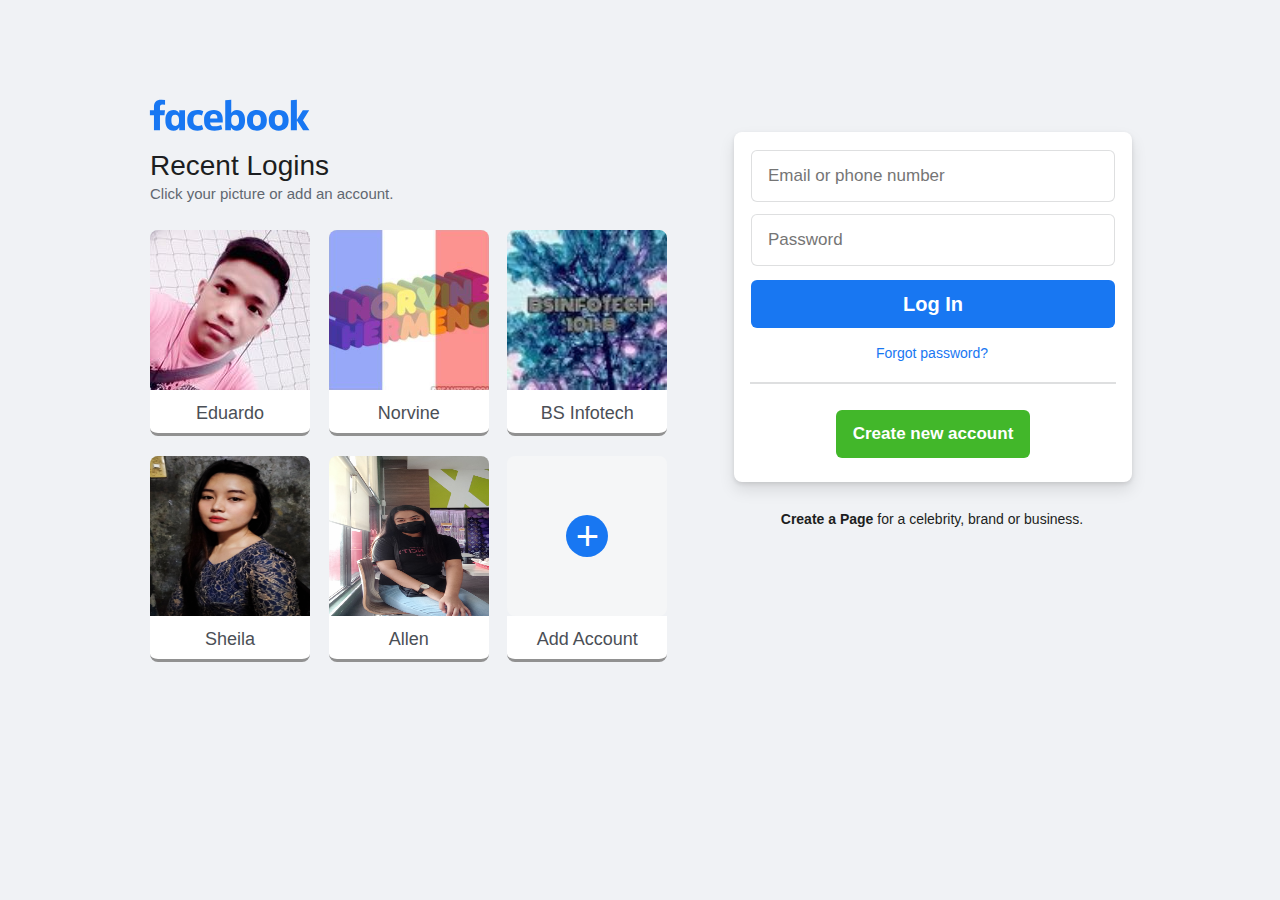
<file: index.html>
<!DOCTYPE html>
<html lang="en">
<head>
    <meta charset="UTF-8">
    <meta http-equiv="X-UA-Compatible" content="IE=edge">
    <meta name="viewport" content="width=device-width, initial-scale=1.0">
    <title>Facebook - log in or sign up</title>

    <!-- Link of CSS -->
    <link rel="stylesheet" href="./CSS/index.css">

    <!-- Import of Icon -->
    <link rel="shortcut icon" href="./IMG/fb_icon.png" type="image/x-icon">
</head>
<body>
    <div class="main">
        <div class="sub_main">
            <div class="left_side">
                <div class="fb_icon">
                    <img src="./IMG/home_icon.svg" alt="facebook icon">
                </div>
                <div class="logins">
                    <p class="recent">Recent Logins</p>
                    <p>Click your picture or add an account.</p>
                </div>
                <div class="cards">
                    <div class="card">
                        <div class="picture">
                            <img src="./IMG/profile.jpg" alt="">
                        </div>
                        <div class="name">
                            <p>Eduardo</p>
                        </div>
                    </div>
                    <div class="card">
                        <div class="picture">
                            <img src="./IMG/norvine.jpg" alt="">
                        </div>
                        <div class="name">
                            <p>Norvine</p>
                        </div>
                    </div>
                    <div class="card">
                        <div class="picture">
                            <img src="./IMG/pro.jpg" alt="">
                        </div>
                        <div class="name">
                            <p>BS Infotech</p>
                        </div>
                    </div>
                    <div class="card">
                        <div class="picture">
                            <img src="./IMG/shiela.jpg" alt="">
                        </div>
                        <div class="name">
                            <p>Sheila</p>
                        </div>
                    </div>
                    <div class="card">
                        <div class="picture">
                            <img src="./IMG/allen.jpg" alt="">
                        </div>
                        <div class="name">
                            <p>Allen</p>
                        </div>
                    </div>
                    <div class="card">
                        <div class="picture" id="picture">
                            <div class="add">+</div>
                        </div>
                        <div class="name">
                            <p>Add Account</p>
                        </div>
                    </div>
                </div>
            </div>
            <div class="right_side">
                <div class="form">
                    <form id="logIN">
                        <div class="input_container">
                            <div class="holder">
                            <input type="text" id="username" placeholder="Email or phone number">
                            </div>  
                            <div class="holder">
                                <input type="password" id="password" placeholder="Password">
                            </div>
                        </div>
                        <div class="button_container">
                            <button type="button" id="login_button" onclick="login()">Log In</button>
                        </div>
                        <p>Forgot password?</p>
                        <hr>
                        <div class="create_button">
                            <button type="button" id="create_button" >Create new account</button>
                        </div>
                    </form>
                </div>
                <p><b>Create a Page</b> for a celebrity, brand or business.</p>
            </div>  
        </div>
    </div>
    <div class="popup_container">
        <div class="popup_register">
              <form id="myForm" style="display: none;">
                <div class="holder"><input type="text" id="reg_username" placeholder="Enter username"></div>
                <div class="holder"><input type="password" id="reg_password" placeholder="Enter password"></div>
                <div class="create_button"><button type="button" id="reg_button" onclick="saveRegistration()">Register</button></div>
                <div class="x_button"><button type="button" id="close_button">X</button></div>
            </form>
        </div>
    </div>
</body>
</html>
<script src="./JS/index.js"></script>
</file>
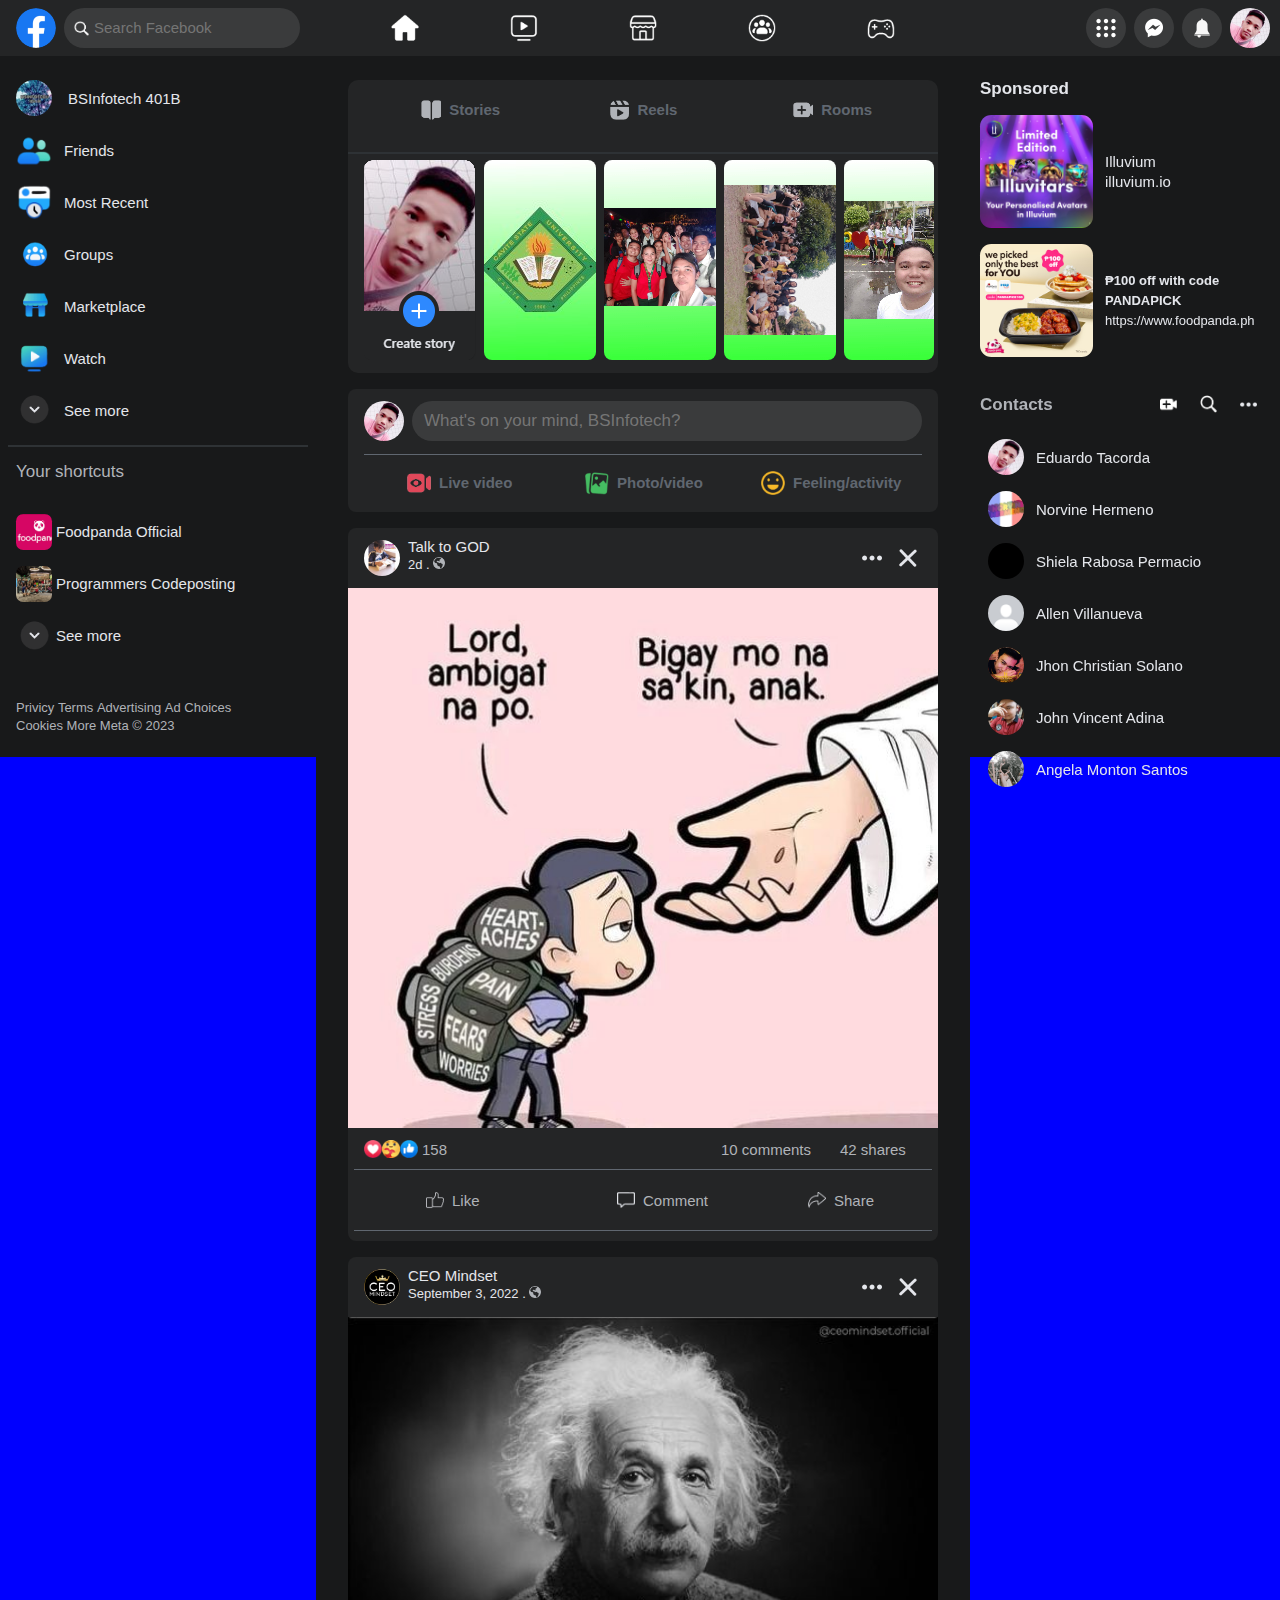
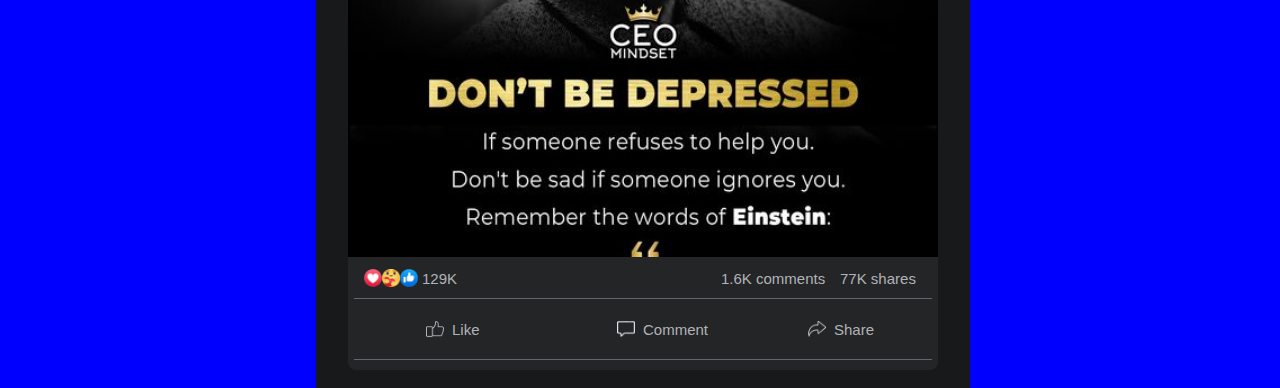
<file: homepage.html>
<!DOCTYPE html>
<html lang="en">
<head>
    <meta charset="UTF-8">
    <meta http-equiv="X-UA-Compatible" content="IE=edge">
    <meta name="viewport" content="width=device-width, initial-scale=1.0">
    <link rel="stylesheet" href="./CSS/homepage.css">
    <title>Facebook</title>
    <link rel="shortcut icon" href="./IMG/fb_icon.png" type="image/x-icon">
</head>
<body>
   <div class="main_container">
    <div class="main">
        <div class="header">
            <div class="left_header_icon">
                <div class="fb_icon"></div>
                <input type="text" placeholder="Search Facebook">
            </div>
            <div class="center_header_icon">
                <div class="center_header_container">
                    <div class="img_container"><div class="img_container1"></div></div>
                    <div class="img_container"><div class="img_container2"></div></div>
                    <div class="img_container"><div class="img_container3"></div></div>
                    <div class="img_container"><div class="img_container4"></div></div>
                    <div class="img_container"><div class="img_container5"></div></div>
                </div>
            </div>
            <div class="right_header_icon">
                <div class="menu_container"><img src="./IMG/menu.png" alt=""></div>
                <div class="menu_container"><img src="./IMG/message.png" alt=""></div>
                <div class="menu_container"><img src="./IMG/notification.png" alt=""></div>
                <div class="menu_container"></div>
            </div>
        </div>
        <div class="body">
            <div class="left">
                <div class="profile_name">
                    <div class="picture"></div>
                    <p>BSInfotech 401B</p>
                </div>
                <div class="more_container">
                    <ul>
                        <li>
                            <div class="picture"></div>
                            <p>Friends</p>
                        </li>
                        <li>
                            <div class="picture"></div>
                            <p>Most Recent</p>
                        </li>
                        <li>
                            <div class="picture"></div>
                            <p>Groups</p>
                        </li>
                        <li>
                            <div class="picture"></div>
                            <p>Marketplace</p>
                        </li>
                        <li>
                            <div class="picture"></div>
                            <p>Watch</p>
                        </li>
                        <li>
                            <div class="picture"></div>
                            <p>See more</p>
                        </li>
                    </ul>
                </div>
                <div class="shortcut">
                    <ul>
                        <li>
                            <p>Your shortcuts</p>
                        </li>
                        <li>
                            <div class="picture"></div>
                            <p>Foodpanda Official</p>
                        </li>
                        <li>
                            <div class="picture"></div>
                            <p>Programmers Codeposting</p>
                        </li>
                        <li>
                            <div class="picture"></div>
                            <p>See more</p>
                        </li>
                    </ul>
                </div>
                <div class="advertise">
                    <p>Privicy </p><p>Terms </p><p>Advertising </p><p>Ad Choices <br>Cookies </p><p class="meta">More Meta © 2023</p>
                </div>
            </div>
            <div class="center">
                <div class="story">
                    <div class="stories">
                        <div class="stories1">
                            <div class="img_container">
                                <div class="picture"></div>
                                <p>Stories</p>
                            </div>
                        </div>
                        <div class="reels">
                            <div class="img_container">
                                <div class="picture"></div>
                                <p>Reels</p>
                            </div>
                        </div>
                        <div class="rooms">
                            <div class="img_container">
                                <div class="picture"></div>
                                <p>Rooms</p>
                            </div>
                        </div>
                    </div>
                    <div class="story_img">
                        <ul>
                            <li>
                                <div class="picture_container"></div>
                            </li>
                            <li>
                                <div class="picture_container"></div>
                            </li>
                            <li>
                                <div class="picture_container"></div>
                            </li>
                            <li>
                                <div class="picture_container"></div>
                            </li>
                            <li>
                                <div class="picture_container"></div>
                            </li>
                        </ul>
                    </div>
                </div>
                <div class="share">
                    <div class="upper_container">
                        <div class="upper">
                            <img src="./IMG/profile.jpg" alt="">
                            <input type="text" placeholder="What's on your mind, BSInfotech?">
                        </div>
                    </div>
                    <div class="lower_container">
                        <div class="lower">
                            <div class="live_container">
                                <div class="live">
                                    <img src="./IMG/video.png" alt="">
                                    <p>Live video</p>
                                </div>
                            </div>
                            <div class="photo_container">
                                <div class="photo">
                                    <img src="./IMG/photo.png" alt="">
                                    <p>Photo/video</p>
                                </div>
                            </div>
                            <div class="feeling_container">
                                <div class="feeling">
                                    <img src="./IMG/feeling.png" alt="">
                                    <p>Feeling/activity</p>
                                </div>
                            </div>
                        </div>
                    </div>
                </div>
                <div class="post">
                    <div class="upper_container">
                        <div class="upper_img"></div>
                        <div class="post_owner">
                            <p>Talk to GOD</p>
                            <p>2d . <img src="./IMG/publicgroup.png" alt=""></p>
                        </div>
                        <div class="moreoption">
                            <div class="more">
                                <img src="./IMG/more.png" alt="">
                            </div>
                            <div class="x">
                                <img src="./IMG/x.png" alt="">
                            </div>
                        </div>
                    </div>
                    <div class="post_img"></div>
                    <div class="like_container">
                        <div class="likes">
                            <div class="heart"></div>
                            <div class="care"></div>
                            <div class="like"></div>
                            <p>158</p>
                        </div>
                        <div class="comment"><p>10 comments</p></div>
                        <div class="shares"><p>42 shares</p></div>
                    </div>
                    <div class="button_container">
                        <div class="button">
                            <div class="like_button">
                                <div class="like_img"></div>
                                <p>Like</p>
                            </div>
                            <div class="comment_button">
                                <div class="comment_img"></div>
                                <p>Comment</p>
                            </div>
                            <div class="share_button">
                                <div class="share_img"></div>
                                <p>Share</p>
                            </div>
                        </div>
                    </div>
                </div>
                <div class="post1">
                    <div class="upper_container">
                        <div class="upper_img"></div>
                        <div class="post_owner">
                            <p>CEO Mindset</p>
                            <p>September 3, 2022 . <img src="./IMG/publicgroup.png" alt=""></p>
                        </div>
                        <div class="moreoption">
                            <div class="more">
                                <img src="./IMG/more.png" alt="">
                            </div>
                            <div class="x">
                                <img src="./IMG/x.png" alt="">
                            </div>
                        </div>
                    </div>
                    <div class="post_img"></div>
                    <div class="like_container">
                        <div class="likes">
                            <div class="heart"></div>
                            <div class="care"></div>
                            <div class="like"></div>
                            <p>129K</p>
                        </div>
                        <div class="comment"><p>1.6K comments</p></div>
                        <div class="shares"><p>77K shares</p></div>
                    </div>
                    <div class="button_container">
                        <div class="button">
                            <div class="like_button">
                                <div class="like_img"></div>
                                <p>Like</p>
                            </div>
                            <div class="comment_button">
                                <div class="comment_img"></div>
                                <p>Comment</p>
                            </div>
                            <div class="share_button">
                                <div class="share_img"></div>
                                <p>Share</p>
                            </div>
                        </div>
                    </div>
                </div>
            </div>
            <div class="right"><div class="sponsor">
                <div class="sponsors">Sponsored</div>
                <div class="sponsors_img">
                    <div class="spon1">
                        <div class="picture"></div>
                        <p><b>Illuvium</b><br>illuvium.io</p>
                    </div>
                    <div class="spon2">
                        <div class="picture"></div>
                        <p><b>₱100 off with code<br>PANDAPICK</b><br>https://www.foodpanda.ph</p>
                    </div>
                </div>
            </div>
            <div class="contact">
                <p>Contacts</p>
                <div class="img_icon">
                    <div class="img_container"><img src="./IMG/call.png" alt=""></div>
                    <div class="img_container"><img src="./IMG/find.png" alt=""></div>
                    <div class="img_container"><img src="./IMG/more.png" alt=""></div>
                </div>
            </div>
            <div class="message">
                <ul>
                    <li>
                        <div class="picture"></div>
                        <p>Eduardo Tacorda</p>
                    </li>
                    <li>
                        <div class="picture"></div>
                        <p>Norvine Hermeno</p>
                    </li>
                    <li>
                        <div class="picture"></div>
                        <p>Shiela Rabosa Permacio</p>
                    </li>
                    <li>
                        <div class="picture"></div>
                        <p>Allen Villanueva</p>
                    </li>
                    <li>
                        <div class="picture"></div>
                        <p>Jhon Christian Solano</p>
                    </li>
                    <li>
                        <div class="picture"></div>
                        <p>John Vincent Adina</p>
                    </li>
                    <li>
                        <div class="picture"></div>
                        <p>Angela Monton Santos</p>
                    </li>
                </ul>
            </div></div>
        </div>
    </div>
   </div>
</body>
</html>
<script src="./JS/homepage.js"></script>
</file>
<file: CSS/index.css>
html, body {
  padding: 0;
  margin: 0;
  background: #f0f2f5;
}

.main {
  height: 590px;
  width: auto;
  padding: 92px 132px;
  display: grid;
  place-content: center;
}
.main .sub_main {
  width: 980px;
  height: 590px;
  display: grid;
  grid-template-columns: 1fr 396px;
  transition: all 0.1s ease-in-out;
}
.main .sub_main .left_side {
  grid-column: 1/2;
  background: #f0f2f5;
  display: grid;
  grid-template-rows: 58px 80px 1fr;
  padding-right: 48px;
}
.main .sub_main .left_side .fb_icon {
  grid-row: 1/2;
  position: relative;
}
.main .sub_main .left_side .fb_icon img {
  position: absolute;
  width: 199px;
  height: 96px;
  top: -25px;
  left: -20px;
}
.main .sub_main .left_side .logins {
  grid-row: 2/3;
  display: grid;
  grid-template-rows: 32px 48px;
}
.main .sub_main .left_side .logins p:nth-child(1) {
  grid-row: 1/2;
  font-family: Arial, Helvetica, sans-serif;
  font-size: 28px;
  text-align: start;
  line-height: 32px;
  color: #1c1e21;
  padding: 0;
  margin: 0;
}
.main .sub_main .left_side .logins p:nth-child(2) {
  grid-row: 2/3;
  font-family: helvetica, Arial, sans-serif;
  font-size: 15px;
  text-align: start;
  line-height: 24px;
  color: #606770;
  padding: 0 0 12px 0;
  margin: 0 0 12px 0;
}
.main .sub_main .left_side .cards {
  grid-row: 4/5;
  display: grid;
  grid-template-rows: repeat(2, 1fr);
  grid-template-columns: repeat(3, 1fr);
}
.main .sub_main .left_side .cards .card {
  display: grid;
  grid-template-rows: 160px 46px;
}
.main .sub_main .left_side .cards .card:nth-child(1) {
  grid-row: 1/2;
  grid-column: 1/2;
  width: 178px;
  height: 206px;
  margin: 0 0 20px 0;
  border-radius: 8px;
}
.main .sub_main .left_side .cards .card:nth-child(2) {
  grid-row: 1/2;
  grid-column: 2/3;
  width: 178px;
  height: 206px;
  margin: 0 0 20px 0;
  border-radius: 8px;
}
.main .sub_main .left_side .cards .card:nth-child(3) {
  grid-row: 1/2;
  grid-column: 3/4;
  width: 178px;
  height: 206px;
  margin: 0 0 20px 0;
  border-radius: 8px;
}
.main .sub_main .left_side .cards .card:nth-child(4) {
  grid-row: 2/3;
  grid-column: 1/2;
  width: 178px;
  height: 206px;
  margin: 0 0 20px 0;
  border-radius: 8px;
}
.main .sub_main .left_side .cards .card:nth-child(5) {
  grid-row: 2/3;
  grid-column: 2/3;
  width: 178px;
  height: 206px;
  margin: 0 0 20px 0;
  border-radius: 8px;
}
.main .sub_main .left_side .cards .card:nth-child(6) {
  grid-row: 2/3;
  grid-column: 3/4;
  width: 178px;
  height: 206px;
  margin: 0 0 20px 0;
  border-radius: 8px;
}
.main .sub_main .left_side .cards .picture {
  width: 160px;
  grid-row: 1/2;
  border-radius: 8px;
}
.main .sub_main .left_side .cards .picture img {
  border-radius: 8px 8px 0 0;
  width: 160px;
  height: 160px;
}
.main .sub_main .left_side .cards #picture {
  width: 160px;
  height: 160px;
  display: grid;
  place-content: center;
  background: #f5f6f7;
}
.main .sub_main .left_side .cards .name {
  width: 160px;
  grid-row: 2/3;
  border-radius: 0 0 8px 8px;
  background: white;
  border-bottom: rgba(0, 0, 0, 0.432) solid;
}
.main .sub_main .left_side .cards .name p {
  font-family: Arial, Helvetica, sans-serif;
  font-size: 18px;
  line-height: 22px;
  color: #4b4f56;
  text-align: center;
  margin: 0;
  padding: 12px;
}
.main .sub_main .left_side .cards .name p:nth-child(6) {
  font-family: Arial, Helvetica, sans-serif;
  font-size: 18px;
  line-height: 22px;
  color: #1877f2;
  text-align: center;
}
.main .sub_main .left_side .cards .add {
  width: 42px;
  height: 42px;
  background: #1877f2;
  border-radius: 50%;
  display: grid;
  place-content: center;
  font-family: Arial, Helvetica, sans-serif;
  font-size: 40px;
  line-height: 16px;
  color: #ffffff;
}
.main .sub_main .right_side {
  grid-column: 2/3;
  display: grid;
  grid-template-rows: 390px 46px;
}
.main .sub_main .right_side .form {
  grid-row: 1/2;
  background: #ffffff;
  box-shadow: rgba(0, 0, 0, 0.1) 0px 2px 4px 0px, rgba(0, 0, 0, 0.1) 0px 8px 16px 0px;
  padding: 10px 0 24px;
  margin-top: 40px;
  border-radius: 8px;
}
.main .sub_main .right_side .form .input_container {
  height: 132px;
  display: grid;
  place-content: center;
}
.main .sub_main .right_side .form .input_container .holder {
  width: 364px;
  height: 52px;
  padding: 6px 0;
  position: relative;
}
.main .sub_main .right_side .form .input_container .holder input[type=text], .main .sub_main .right_side .form .input_container .holder input[type=password] {
  width: 330px;
  height: 22px;
  padding: 14px 16px;
  border-radius: 6px;
  font-size: 17px;
  border: 1px rgba(29, 33, 41, 0.1450980392) solid;
}
.main .sub_main .right_side .form .input_container .holder input[type=text]:focus, .main .sub_main .right_side .form .input_container .holder input[type=password]:focus {
  outline: 1px #1277f2 solid;
}
.main .sub_main .right_side .form .input_container .holder label {
  position: absolute;
  top: 23px;
  left: 15px;
  font-family: Arial, Helvetica, sans-serif;
  font-size: 17px;
  color: rgba(29, 33, 41, 0.5137254902);
}
.main .sub_main .right_side .form .button_container {
  height: 48px;
  padding-top: 6px;
  display: grid;
  place-content: center;
}
.main .sub_main .right_side .form .button_container button {
  width: 364px;
  height: 48px;
  margin: 0 16px;
  font-family: Arial, Helvetica, sans-serif;
  font-size: 20px;
  font-weight: 600;
  text-align: center;
  color: #ffffff;
  border-radius: 6px;
  background: #1877f2;
  border: none;
}
.main .sub_main .right_side .form p {
  height: 18px;
  font-family: Arial, Helvetica, sans-serif;
  font-size: 14px;
  text-align: center;
  line-height: 18px;
  color: #1877f2;
  margin-top: 16px;
}
.main .sub_main .right_side .form hr {
  width: 364px;
  margin: 20px 16px;
  border: 0.5px rgba(29, 33, 41, 0.1450980392) solid;
}
.main .sub_main .right_side .form .create_button {
  height: 48px;
  padding-top: 6px;
  display: grid;
  justify-content: center;
}
.main .sub_main .right_side .form .create_button button {
  width: 194px;
  height: 48px;
  padding: 0 16px;
  font-family: Arial, Helvetica, sans-serif;
  font-size: 17px;
  font-weight: 600;
  text-align: center;
  color: #ffffff;
  border-radius: 6px;
  background: #42b72a;
  border: none;
}
.main .sub_main .right_side p {
  grid-row: 2/3;
  width: 396px;
  height: 18px;
  margin-top: 28px;
  font-family: Arial, Helvetica, sans-serif;
  font-size: 14px;
  text-align: center;
  line-height: 19px;
  color: #1c1e21;
}

.popup_container {
  position: absolute;
  top: 30%;
  left: 50%;
  transform: translateX(-50%);
}
.popup_container .popup_register {
  display: grid;
  position: relative;
}
.popup_container .popup_register form {
  margin: 0 auto;
  width: 380px;
  padding: 35px 20px 20px;
  height: 230px;
  background-color: #ffffff;
  border: 1px solid rgb(85, 85, 85);
  box-shadow: rgba(255, 0, 0, 0.1) 0px 2px 4px 0px, rgba(184, 31, 31, 0.1) 0px 8px 16px 0px;
  border-radius: 8px;
  display: grid;
  justify-content: center;
}
.popup_container .popup_register form .holder {
  width: 364px;
  height: 52px;
  padding: 6px 0;
  position: relative;
}
.popup_container .popup_register form .holder input[type=text], .popup_container .popup_register form .holder input[type=password] {
  width: 330px;
  height: 22px;
  padding: 14px 16px;
  border-radius: 6px;
  font-size: 17px;
  border: 1px rgba(29, 33, 41, 0.1450980392) solid;
}
.popup_container .popup_register form .holder input[type=text]:focus, .popup_container .popup_register form .holder input[type=password]:focus {
  outline: 1px #1277f2 solid;
}
.popup_container .popup_register form .holder label {
  position: absolute;
  top: 23px;
  left: 15px;
  font-family: Arial, Helvetica, sans-serif;
  font-size: 17px;
  color: rgba(29, 33, 41, 0.5137254902);
}
.popup_container .popup_register .create_button {
  height: 48px;
  padding-top: 6px;
  display: grid;
  justify-content: center;
}
.popup_container .popup_register .create_button button {
  width: 194px;
  height: 48px;
  padding: 0 16px;
  font-family: Arial, Helvetica, sans-serif;
  font-size: 17px;
  font-weight: 600;
  text-align: center;
  color: #ffffff;
  border-radius: 6px;
  background: #42b72a;
  border: none;
}
.popup_container .popup_register .x_button {
  position: absolute;
  top: 10px;
  right: 10px;
}

@media (max-width: 1050px) and (min-width: 901px) {
  .main .sub_main {
    margin: 0 40px;
    width: 90vw;
  }
  .main .sub_main .left_side {
    padding-right: 24px;
    width: 40vw;
  }
  .main .sub_main .left_side .logins p:nth-child(1) {
    font-size: 24px;
  }
  .main .sub_main .left_side .cards {
    grid-template-rows: repeat(3, 1fr);
    grid-template-columns: 160px 18px 160px auto;
    width: 533px;
  }
  .main .sub_main .left_side .cards .card:nth-child(1) {
    grid-row: 1/2;
    grid-column: 1/2;
  }
  .main .sub_main .left_side .cards .card:nth-child(2) {
    grid-row: 1/2;
    grid-column: 3/4;
  }
  .main .sub_main .left_side .cards .card:nth-child(3) {
    grid-row: 2/3;
    grid-column: 1/2;
  }
  .main .sub_main .left_side .cards .card:nth-child(4) {
    grid-row: 2/3;
    grid-column: 3/4;
  }
  .main .sub_main .left_side .cards .card:nth-child(5) {
    grid-row: 3/4;
    grid-column: 1/2;
  }
  .main .sub_main .left_side .cards .card:nth-child(6) {
    grid-row: 3/4;
    grid-column: 3/4;
  }
  .main .sub_main .left_side .cards .picture {
    width: 160px;
    grid-row: 1/2;
    border-radius: 8px;
  }
  .main .sub_main .left_side .cards .picture img {
    border-radius: 8px 8px 0 0;
  }
  .main .sub_main .left_side .cards #picture {
    width: 160px;
    height: 160px;
    display: grid;
    place-content: center;
    background: #f5f6f7;
  }
  .main .sub_main .left_side .cards .name {
    width: 160px;
    grid-row: 2/3;
    border-radius: 0 0 8px 8px;
    background: white;
    border-bottom: rgba(0, 0, 0, 0.432) solid;
  }
  .main .sub_main .left_side .cards .name p {
    font-family: Arial, Helvetica, sans-serif;
    font-size: 18px;
    line-height: 22px;
    color: #4b4f56;
    text-align: center;
    margin: 0;
    padding: 12px;
  }
  .main .sub_main .left_side .cards .name p:nth-child(6) {
    font-family: Arial, Helvetica, sans-serif;
    font-size: 18px;
    line-height: 22px;
    color: #1877f2;
    text-align: center;
  }
  .main .sub_main .left_side .cards .add {
    width: 42px;
    height: 42px;
    background: #1877f2;
    border-radius: 50%;
    display: grid;
    place-content: center;
    font-family: Arial, Helvetica, sans-serif;
    font-size: 40px;
    line-height: 16px;
    color: #ffffff;
  }
  .main .sub_main .right_side {
    width: 40vw;
  }
  .main .sub_main .right_side .form hr {
    width: auto;
  }
}
@media (max-width: 900px) and (min-width: 631px) {
  .main {
    padding: 20px 0 80px 0;
  }
  .main .sub_main {
    width: 90vw;
    padding: 0 40px;
    grid-template-columns: 1fr;
    grid-template-rows: 586px 1fr;
  }
  .main .sub_main .left_side {
    grid-row: 1/2;
    grid-column: 1/2;
    display: grid;
    padding: 0;
    width: 90vw;
    justify-content: center;
  }
  .main .sub_main .left_side .fb_icon {
    position: relative;
  }
  .main .sub_main .left_side .fb_icon img {
    position: absolute;
    left: 50%;
    translate: -50%;
  }
  .main .sub_main .left_side .logins {
    position: relative;
  }
  .main .sub_main .left_side .logins p:nth-child(1) {
    position: absolute;
    left: 50%;
    translate: -50%;
    font-size: 24px;
  }
  .main .sub_main .left_side .logins p:nth-child(2) {
    position: absolute;
    left: 50%;
    translate: -50%;
  }
  .main .sub_main .right_side {
    grid-column: 1/2;
    grid-row: 2/3;
    width: 90vw;
    position: relative;
    display: grid;
    grid-template-columns: 1fr;
    grid-template-rows: 320px 1fr;
  }
  .main .sub_main .right_side .form {
    padding: 10px 0 24px;
    margin-top: 4px;
    width: 396px;
    position: absolute;
    left: 50%;
    translate: -50%;
  }
  .main .sub_main .right_side p {
    position: absolute;
    left: 50%;
    translate: -50%;
    width: 396px;
    height: 18px;
    margin-top: 28px;
  }
}
@media (max-width: 630px) {
  .main {
    padding: 20px 0 80px 0;
  }
  .main .sub_main {
    margin: 0 40px;
    width: 90vw;
    grid-template-columns: 1fr;
    grid-template-rows: 816px auto;
    position: relative;
  }
  .main .sub_main .left_side {
    grid-column: 1/2;
    grid-row: 1/2;
    position: absolute;
    left: 50%;
    translate: -50%;
  }
  .main .sub_main .left_side .fb_icon {
    position: relative;
  }
  .main .sub_main .left_side .fb_icon img {
    position: absolute;
    left: 50%;
    translate: -50%;
  }
  .main .sub_main .left_side .logins {
    position: relative;
  }
  .main .sub_main .left_side .logins p:nth-child(1) {
    position: absolute;
    left: 50%;
    translate: -50%;
    font-size: 24px;
  }
  .main .sub_main .left_side .logins p:nth-child(2) {
    position: absolute;
    left: 50%;
    translate: -50%;
  }
  .main .sub_main .left_side .cards {
    grid-template-rows: repeat(3, 1fr);
    grid-template-columns: 160px 18px 160px;
    width: 533px;
    display: grid;
    justify-content: center;
  }
  .main .sub_main .left_side .cards .card:nth-child(1) {
    grid-row: 1/2;
    grid-column: 1/2;
  }
  .main .sub_main .left_side .cards .card:nth-child(2) {
    grid-row: 1/2;
    grid-column: 3/4;
  }
  .main .sub_main .left_side .cards .card:nth-child(3) {
    grid-row: 2/3;
    grid-column: 1/2;
  }
  .main .sub_main .left_side .cards .card:nth-child(4) {
    grid-row: 2/3;
    grid-column: 3/4;
  }
  .main .sub_main .left_side .cards .card:nth-child(5) {
    grid-row: 3/4;
    grid-column: 1/2;
  }
  .main .sub_main .left_side .cards .card:nth-child(6) {
    grid-row: 3/4;
    grid-column: 3/4;
  }
  .main .sub_main .left_side .cards .picture {
    width: 160px;
    grid-row: 1/2;
    border-radius: 8px;
  }
  .main .sub_main .left_side .cards .picture img {
    border-radius: 8px 8px 0 0;
  }
  .main .sub_main .left_side .cards #picture {
    width: 160px;
    height: 160px;
    display: grid;
    place-content: center;
    background: #f5f6f7;
  }
  .main .sub_main .left_side .cards .name {
    width: 160px;
    grid-row: 2/3;
    border-radius: 0 0 8px 8px;
    background: white;
    border-bottom: rgba(0, 0, 0, 0.432) solid;
  }
  .main .sub_main .left_side .cards .name p {
    font-family: Arial, Helvetica, sans-serif;
    font-size: 18px;
    line-height: 22px;
    color: #4b4f56;
    text-align: center;
    margin: 0;
    padding: 12px;
  }
  .main .sub_main .left_side .cards .name p:nth-child(6) {
    font-family: Arial, Helvetica, sans-serif;
    font-size: 18px;
    line-height: 22px;
    color: #1877f2;
    text-align: center;
  }
  .main .sub_main .left_side .cards .add {
    width: 42px;
    height: 42px;
    background: #1877f2;
    border-radius: 50%;
    display: grid;
    place-content: center;
    font-family: Arial, Helvetica, sans-serif;
    font-size: 40px;
    line-height: 16px;
    color: #ffffff;
  }
  .main .sub_main .right_side {
    grid-column: 1/2;
    grid-row: 2/3;
    display: grid;
    grid-template-rows: 390px 46px;
    justify-content: center;
  }
  .main .sub_main .right_side .form {
    width: 396px;
    padding: 10px 0 24px;
    margin-top: 4px;
  }
  .main .sub_main .right_side .form .input_container {
    height: 132px;
    display: grid;
    place-content: center;
  }
  .main .sub_main .right_side .form .input_container .holder {
    width: 364px;
    height: 52px;
    padding: 6px 0;
    position: relative;
  }
  .main .sub_main .right_side .form .input_container .holder input[type=text], .main .sub_main .right_side .form .input_container .holder input[type=password] {
    width: 330px;
    height: 22px;
    padding: 14px 16px;
    border-radius: 6px;
    font-size: 17px;
    border: 1px rgba(29, 33, 41, 0.1450980392) solid;
  }
  .main .sub_main .right_side .form .input_container .holder input[type=text]:focus, .main .sub_main .right_side .form .input_container .holder input[type=password]:focus {
    outline: 1px #1277f2 solid;
  }
  .main .sub_main .right_side .form .input_container .holder label {
    position: absolute;
    top: 23px;
    left: 15px;
    font-family: Arial, Helvetica, sans-serif;
    font-size: 17px;
    color: rgba(29, 33, 41, 0.5137254902);
  }
  .main .sub_main .right_side .form .button_container {
    height: 48px;
    padding-top: 6px;
    display: grid;
    place-content: center;
  }
  .main .sub_main .right_side .form .button_container button {
    width: 364px;
    height: 48px;
    margin: 0 16px;
    font-family: Arial, Helvetica, sans-serif;
    font-size: 20px;
    font-weight: 600;
    text-align: center;
    color: #ffffff;
    border-radius: 6px;
    background: #1877f2;
    border: none;
  }
  .main .sub_main .right_side .form p {
    height: 18px;
    font-family: Arial, Helvetica, sans-serif;
    font-size: 14px;
    text-align: center;
    line-height: 18px;
    color: #1877f2;
    margin-top: 16px;
  }
  .main .sub_main .right_side .form hr {
    width: 364px;
    margin: 20px 16px;
    border: 0.5px rgba(29, 33, 41, 0.1450980392) solid;
  }
  .main .sub_main .right_side .form .create_button {
    height: 48px;
    padding-top: 6px;
    display: grid;
    justify-content: center;
  }
  .main .sub_main .right_side .form .create_button button {
    width: 194px;
    height: 48px;
    padding: 0 16px;
    font-family: Arial, Helvetica, sans-serif;
    font-size: 17px;
    font-weight: 600;
    text-align: center;
    color: #ffffff;
    border-radius: 6px;
    background: #42b72a;
    border: none;
  }
  .main .sub_main .right_side p {
    grid-row: 2/3;
    width: 396px;
    height: 18px;
    margin-top: 28px;
    font-family: Arial, Helvetica, sans-serif;
    font-size: 14px;
    text-align: center;
    line-height: 19px;
    color: #1c1e21;
  }
}/*# sourceMappingURL=index.css.map */
</file>
<file: CSS/homepage.css>
* {
  padding: 0;
  margin: 0;
}

.main_container {
  width: 100%;
  height: 1988px;
  background: red;
}
.main_container .main {
  height: 1988px;
  background: blue;
  display: grid;
  grid-template-rows: 56px 1fr;
}
.main_container .main .header {
  grid-row: 1/2;
  display: flex;
  background: #242526;
  position: relative;
  position: -webkit-sticky;
  position: sticky;
  top: 0;
}
.main_container .main .header .left_header_icon {
  width: 320px;
  display: flex;
  align-items: center;
  z-index: 1;
}
.main_container .main .header .left_header_icon .fb_icon {
  width: 40px;
  height: 40px;
  margin: 0 4px 0 16px;
  background-image: url(../IMG/fb.png);
  background-size: cover;
  border-radius: 50%;
}
.main_container .main .header .left_header_icon .fb_icon:hover {
  cursor: pointer;
}
.main_container .main .header .left_header_icon input[type=text] {
  width: 236px;
  height: 40px;
  margin: 0 16px 0 4px;
  border-radius: 50px;
  border: none;
  outline: none;
  background: #3a3b3c;
  font-family: "Segoe UI", helvetica, arial, sans-serif;
  font-size: 15px;
  color: #e4e6eb;
  box-sizing: border-box;
  padding: 7px 8px 8px 30px;
  background-image: url("/IMG/find.png");
  background-size: 15px;
  background-position: 10px 13px;
  background-repeat: no-repeat;
}
.main_container .main .header .center_header_icon {
  flex: 1;
  position: absolute;
  top: 0;
  width: 100%;
  height: 56px;
  display: grid;
  justify-content: center;
}
.main_container .main .header .center_header_icon .center_header_container {
  width: auto;
  display: grid;
  grid-template-columns: repeat(5, 111px);
  -moz-column-gap: 8px;
       column-gap: 8px;
}
.main_container .main .header .center_header_icon .center_header_container .img_container {
  display: grid;
  place-content: center;
}
.main_container .main .header .center_header_icon .center_header_container .img_container1 {
  grid-column: 1/2;
  background-image: url(../IMG/home.png);
  background-size: cover;
  height: 28px;
  width: 28px;
  display: grid;
  place-content: center;
}
.main_container .main .header .center_header_icon .center_header_container .img_container2 {
  grid-column: 2/3;
  background-image: url(../IMG/watch.png);
  background-size: cover;
  height: 28px;
  width: 28px;
  display: grid;
  place-content: center;
}
.main_container .main .header .center_header_icon .center_header_container .img_container3 {
  grid-column: 3/4;
  background-image: url(../IMG/marketplace.png);
  background-size: cover;
  height: 28px;
  width: 28px;
  display: grid;
  place-content: center;
}
.main_container .main .header .center_header_icon .center_header_container .img_container4 {
  grid-column: 4/5;
  background-image: url(../IMG/group.png);
  background-size: cover;
  height: 28px;
  width: 28px;
  display: grid;
  place-content: center;
}
.main_container .main .header .center_header_icon .center_header_container .img_container5 {
  grid-column: 5/6;
  background-image: url(../IMG/gaming.png);
  background-size: cover;
  height: 28px;
  width: 28px;
  display: grid;
  place-content: center;
}
.main_container .main .header .center_header_icon .center_header_container .img_container:hover {
  height: 46px;
  background: #3a3b3c;
  border-radius: 8px;
  margin: 5px 0;
}
.main_container .main .header .right_header_icon {
  position: absolute;
  right: 0;
  top: 50%;
  transform: translateY(-50%);
  width: 184px;
  padding: 0 16px 0 4px;
  display: grid;
  grid-template-columns: repeat(4, 40px);
  -moz-column-gap: 8px;
       column-gap: 8px;
  place-content: center;
}
.main_container .main .header .right_header_icon .menu_container {
  width: 40px;
  height: 40px;
  border-radius: 50%;
  background: #3a3b3c;
  display: grid;
  place-content: center;
}
.main_container .main .header .right_header_icon .menu_container img {
  width: 20px;
  height: 20px;
}
.main_container .main .header .right_header_icon .menu_container:hover {
  cursor: pointer;
  background: #606770;
}
.main_container .main .header .right_header_icon .menu_container:nth-child(4) {
  width: 40px;
  height: 40px;
  border-radius: 50%;
  background-image: url(../IMG/profile.jpg);
  background-size: cover;
  display: grid;
  place-content: center;
}
.main_container .main .body {
  display: flex;
}
.main_container .main .body .left {
  width: 316px;
  height: 701px;
  position: -webkit-sticky;
  position: sticky;
  top: 56px;
  left: 0;
  background: #18191a;
  display: grid;
  grid-template-rows: 69px 321px 249px 1fr;
}
.main_container .main .body .left .profile_name {
  width: 95%;
  height: 52px;
  margin: 0 8px;
  margin-top: 16px;
  display: flex;
  position: relative;
  align-items: center;
}
.main_container .main .body .left .profile_name .picture {
  grid-column: 1/2;
  width: 36px;
  height: 36px;
  border-radius: 50%;
  margin: 8px;
  background-image: url(../IMG/pro.jpg);
  background-size: cover;
  display: grid;
  place-content: center;
}
.main_container .main .body .left .profile_name p {
  flex: 1;
  grid-column: 2/3;
  font-family: "Segoe UI", Arial, Helvetica, sans-serif;
  font-size: 15px;
  font-weight: 500;
  line-height: 19px;
  color: #e4e6eb;
  padding-left: 8px;
}
.main_container .main .body .left .profile_name:hover {
  box-sizing: border-box;
  cursor: pointer;
  background: #3a3b3c;
  border-radius: 8px;
}
.main_container .main .body .left .more_container {
  width: 316px;
  height: 321px;
}
.main_container .main .body .left .more_container ul {
  display: grid;
  grid-template-rows: repeat(6, 52px);
  padding: 0 8px 9px;
  margin: 0;
}
.main_container .main .body .left .more_container ul li:hover {
  cursor: pointer;
  background: #3a3b3c;
  border-radius: 8px;
}
.main_container .main .body .left .more_container ul li {
  align-items: center;
}
.main_container .main .body .left .more_container ul li p {
  grid-column: 3/4;
  font-family: "Segoe UI", Arial, Helvetica, sans-serif;
  font-size: 15px;
  font-weight: 500;
  line-height: 19px;
  color: #e4e6eb;
  padding-left: 8px;
}
.main_container .main .body .left .more_container ul li:nth-child(1) {
  grid-row: 1/2;
  display: grid;
  grid-template-columns: 36px 12px 1fr;
}
.main_container .main .body .left .more_container ul li:nth-child(1) .picture {
  grid-column: 1/2;
  width: 36px;
  height: 36px;
  margin: 8px;
  background-image: url(../IMG/friend.png);
  background-size: cover;
  display: grid;
  place-content: center;
}
.main_container .main .body .left .more_container ul li:nth-child(2) {
  grid-row: 2/3;
  display: grid;
  grid-template-columns: 36px 12px 1fr;
}
.main_container .main .body .left .more_container ul li:nth-child(2) .picture {
  grid-column: 1/2;
  width: 36px;
  height: 36px;
  margin: 8px;
  background-image: url(../IMG/mostrecent.png);
  background-size: cover;
  display: grid;
  place-content: center;
}
.main_container .main .body .left .more_container ul li:nth-child(3) {
  grid-row: 3/4;
  display: grid;
  grid-template-columns: 36px 12px 1fr;
}
.main_container .main .body .left .more_container ul li:nth-child(3) .picture {
  grid-column: 1/2;
  width: 36px;
  height: 36px;
  margin: 8px;
  background-image: url(../IMG/groupL.png);
  background-size: cover;
  display: grid;
  place-content: center;
}
.main_container .main .body .left .more_container ul li:nth-child(4) {
  grid-row: 4/5;
  display: grid;
  grid-template-columns: 36px 12px 1fr;
}
.main_container .main .body .left .more_container ul li:nth-child(4) .picture {
  grid-column: 1/2;
  width: 36px;
  height: 36px;
  margin: 8px;
  background-image: url(../IMG/marketplaceL.png);
  background-size: cover;
  display: grid;
  place-content: center;
}
.main_container .main .body .left .more_container ul li:nth-child(5) {
  grid-row: 5/6;
  display: grid;
  grid-template-columns: 36px 12px 1fr;
}
.main_container .main .body .left .more_container ul li:nth-child(5) .picture {
  grid-column: 1/2;
  width: 36px;
  height: 36px;
  margin: 8px;
  background-image: url(../IMG/watchL.png);
  background-size: cover;
  display: grid;
  place-content: center;
}
.main_container .main .body .left .more_container ul li:nth-child(6) {
  grid-row: 6/7;
  display: grid;
  grid-template-columns: 36px 12px 1fr;
}
.main_container .main .body .left .more_container ul li:nth-child(6) .picture {
  grid-column: 1/2;
  width: 36px;
  height: 36px;
  margin: 8px;
  background-image: url(../IMG/seemore.png);
  background-size: cover;
  display: grid;
  place-content: center;
}
.main_container .main .body .left .shortcut {
  width: 316px;
  height: 253px;
}
.main_container .main .body .left .shortcut ul {
  display: grid;
  grid-template-rows: 61px 52px 52px 52px;
  padding: 0 8px;
  margin: 0;
}
.main_container .main .body .left .shortcut ul li:nth-child(1):hover {
  cursor: pointer;
}
.main_container .main .body .left .shortcut ul li:nth-child(2):hover, .main_container .main .body .left .shortcut ul li:nth-child(3):hover, .main_container .main .body .left .shortcut ul li:nth-child(4):hover {
  cursor: pointer;
  background: #3a3b3c;
  border-radius: 8px;
}
.main_container .main .body .left .shortcut ul li {
  align-items: center;
}
.main_container .main .body .left .shortcut ul li p {
  grid-column: 3/4;
  font-family: "Segoe UI", Arial, Helvetica, sans-serif;
  font-size: 15px;
  font-weight: 500;
  line-height: 20px;
  color: #e4e6eb;
}
.main_container .main .body .left .shortcut ul li:nth-child(1) {
  grid-row: 1/2;
  padding-left: 8px;
  border-top: #2e3235 2px solid;
}
.main_container .main .body .left .shortcut ul li:nth-child(1) p {
  font-family: "Segoe UI", Arial, Helvetica, sans-serif;
  font-size: 17px;
  font-weight: 500;
  line-height: 20px;
  color: #b0b3b8;
  margin-top: 15px;
}
.main_container .main .body .left .shortcut ul li:nth-child(2) {
  grid-row: 2/3;
  display: grid;
  grid-template-columns: 36px 12px 1fr;
}
.main_container .main .body .left .shortcut ul li:nth-child(2) .picture {
  grid-column: 1/2;
  width: 36px;
  height: 36px;
  border-radius: 20%;
  margin: 8px;
  background-image: url(../IMG/foodpanda.png);
  background-size: cover;
  display: grid;
  place-content: center;
}
.main_container .main .body .left .shortcut ul li:nth-child(3) {
  grid-row: 3/4;
  display: grid;
  grid-template-columns: 36px 12px 1fr;
}
.main_container .main .body .left .shortcut ul li:nth-child(3) .picture {
  grid-column: 1/2;
  width: 36px;
  height: 36px;
  border-radius: 20%;
  margin: 8px;
  background-image: url(../IMG/programmer.png);
  background-size: cover;
  display: grid;
  place-content: center;
}
.main_container .main .body .left .shortcut ul li:nth-child(4) {
  grid-row: 4/5;
  display: grid;
  grid-template-columns: 36px 12px 1fr;
}
.main_container .main .body .left .shortcut ul li:nth-child(4) .picture {
  grid-column: 1/2;
  width: 36px;
  height: 36px;
  border-radius: 50%;
  margin: 8px;
  background-image: url(../IMG/seemore.png);
  background-size: cover;
  display: grid;
  place-content: center;
}
.main_container .main .body .left .advertise {
  padding-left: 16px;
}
.main_container .main .body .left .advertise p, .main_container .main .body .left .advertise .meta {
  display: inline;
  margin: 0;
  padding: 0;
}
.main_container .main .body .left .advertise p, .main_container .main .body .left .advertise .meta {
  font-family: "Segoe UI", Arial, Helvetica, sans-serif;
  font-size: 13px;
  line-height: 16px;
  color: #b0b3b8;
}
.main_container .main .body .left .advertise p:hover {
  cursor: pointer;
  border-bottom: 2px solid #3a3b3c;
}
.main_container .main .body .left .advertise .meta:hover {
  cursor: text;
  border: none;
}
.main_container .main .body .right {
  width: 316px;
  background: lightblue;
  display: block;
  height: 701px;
  position: -webkit-sticky;
  position: sticky;
  top: 56px;
  right: 0;
  background: #18191a;
  display: grid;
  grid-template-rows: 313px 37px 1fr;
}
.main_container .main .body .right .sponsor {
  grid-row: 1/2;
  width: 316px;
  height: 311px;
  background: #18191a;
  padding-top: 8px;
}
.main_container .main .body .right .sponsor .sponsors {
  font-family: "Segoe UI", helvetica, arial, sans-serif;
  font-size: 17px;
  font-weight: 600;
  line-height: 20px;
  color: #e4e6eb;
  padding: 15px 16px 0;
}
.main_container .main .body .right .sponsor .sponsors_img {
  display: grid;
  grid-template-rows: 129px 129px;
}
.main_container .main .body .right .sponsor .sponsors_img .spon1:hover, .main_container .main .body .right .sponsor .sponsors_img .spon2:hover {
  cursor: pointer;
  background: #3a3b3c;
  border-radius: 8px;
}
.main_container .main .body .right .sponsor .sponsors_img .spon1 {
  padding: 8px;
  margin: 8px 8px 0;
  height: 113px;
  width: 284px;
  display: grid;
  grid-template-columns: 113px 12px 1fr;
  align-items: center;
}
.main_container .main .body .right .sponsor .sponsors_img .spon1 .picture {
  grid-column: 1/2;
  width: 113px;
  height: 113px;
  background-image: url(../IMG/illuvium.jpg);
  background-size: cover;
  border-radius: 10%;
}
.main_container .main .body .right .sponsor .sponsors_img .spon1 p {
  grid-column: 3/4;
  font-family: "Segoe UI", Arial, Helvetica, sans-serif;
  font-size: 15px;
  line-height: 20px;
  font-weight: 300;
  color: #e4e6eb;
  align-items: center;
}
.main_container .main .body .right .sponsor .sponsors_img .spon2 {
  padding: 8px;
  margin: 8px;
  height: 113px;
  width: 284px;
  display: grid;
  grid-template-columns: 113px 12px 1fr;
  align-items: center;
}
.main_container .main .body .right .sponsor .sponsors_img .spon2 .picture {
  grid-column: 1/2;
  width: 113px;
  height: 113px;
  background-image: url(../IMG/pandapick.jpg);
  background-size: cover;
  border-radius: 10%;
}
.main_container .main .body .right .sponsor .sponsors_img .spon2 p {
  grid-column: 3/4;
  font-family: "Segoe UI", Arial, Helvetica, sans-serif;
  font-size: 13px;
  line-height: 20px;
  color: #e4e6eb;
  align-items: center;
}
.main_container .main .body .right .contact {
  grid-row: 2/3;
  display: grid;
  padding: 0 16px 4px;
  grid-template-columns: 164px 8px 112px;
  grid-template-rows: 1fr;
}
.main_container .main .body .right .contact p {
  grid-column: 1/2;
  grid-row: 1/2;
  font-family: "Segoe UI", helvetica, arial, sans-serif;
  font-size: 17px;
  font-weight: 600;
  line-height: 20px;
  color: #b0b3b8;
  margin: 20px 0 4px;
  align-items: center;
}
.main_container .main .body .right .contact .img_icon {
  grid-column: 3/4;
  display: grid;
  grid-template-columns: repeat(3, 40px);
  place-content: center;
}
.main_container .main .body .right .contact .img_icon .img_container {
  width: 40px;
  height: 20px;
  display: grid;
  padding-top: 14px;
  place-content: center;
}
.main_container .main .body .right .contact .img_icon img {
  width: 17px;
  height: auto;
}
.main_container .main .body .right .contact .img_icon img:hover {
  cursor: pointer;
}
.main_container .main .body .right .contact .img_icon img:nth-child(1) {
  grid-column: 1/2;
}
.main_container .main .body .right .contact .img_icon img:nth-child(2) {
  grid-column: 2/3;
}
.main_container .main .body .right .contact .img_icon img:nth-child(3) {
  grid-column: 3/4;
}
.main_container .main .body .right .message {
  grid-row: 3/4;
  padding: 8px 0;
  width: 316px;
  height: 701px;
}
.main_container .main .body .right .message ul {
  display: grid;
  grid-template-rows: repeat(7, 52px);
  padding: 0 8px;
  list-style: none;
  margin: 0;
}
.main_container .main .body .right .message ul li {
  align-items: center;
}
.main_container .main .body .right .message ul li p {
  grid-column: 3/4;
  font-family: "Segoe UI", Arial, Helvetica, sans-serif;
  font-size: 15px;
  font-weight: 500;
  line-height: 19px;
  color: #e4e6eb;
  padding-left: 8px;
}
.main_container .main .body .right .message ul li:hover {
  cursor: pointer;
  background: #3a3b3c;
  border-radius: 8px;
}
.main_container .main .body .right .message ul li:nth-child(1) {
  padding: 0 8px;
  grid-row: 1/2;
  display: grid;
  grid-template-columns: 36px 12px 1fr;
}
.main_container .main .body .right .message ul li:nth-child(1) .picture {
  grid-column: 1/2;
  width: 36px;
  height: 36px;
  border-radius: 50%;
  margin: 8px;
  background-image: url(../IMG/profile.jpg);
  background-size: cover;
  display: grid;
  place-content: center;
}
.main_container .main .body .right .message ul li:nth-child(2) {
  padding: 0 8px;
  grid-row: 2/3;
  display: grid;
  grid-template-columns: 36px 12px 1fr;
}
.main_container .main .body .right .message ul li:nth-child(2) .picture {
  grid-column: 1/2;
  width: 36px;
  height: 36px;
  border-radius: 50%;
  margin: 8px;
  background-image: url(../IMG/norvine.jpg);
  background-size: cover;
  display: grid;
  place-content: center;
}
.main_container .main .body .right .message ul li:nth-child(3) {
  padding: 0 8px;
  grid-row: 3/4;
  display: grid;
  grid-template-columns: 36px 12px 1fr;
}
.main_container .main .body .right .message ul li:nth-child(3) .picture {
  grid-column: 1/2;
  width: 36px;
  height: 36px;
  border-radius: 50%;
  margin: 8px;
  background: black;
  display: grid;
  place-content: center;
}
.main_container .main .body .right .message ul li:nth-child(4) {
  padding: 0 8px;
  grid-row: 4/5;
  display: grid;
  grid-template-columns: 36px 12px 1fr;
}
.main_container .main .body .right .message ul li:nth-child(4) .picture {
  grid-column: 1/2;
  width: 36px;
  height: 36px;
  border-radius: 50%;
  margin: 8px;
  background-image: url(../IMG/143086968_2856368904622192_1959732218791162458_n.png);
  background-size: cover;
  display: grid;
  place-content: center;
}
.main_container .main .body .right .message ul li:nth-child(5) {
  padding: 0 8px;
  grid-row: 5/6;
  display: grid;
  grid-template-columns: 36px 12px 1fr;
}
.main_container .main .body .right .message ul li:nth-child(5) .picture {
  grid-column: 1/2;
  width: 36px;
  height: 36px;
  border-radius: 50%;
  margin: 8px;
  background-image: url(../IMG/solano.jpg);
  background-size: cover;
  display: grid;
  place-content: center;
}
.main_container .main .body .right .message ul li:nth-child(6) {
  padding: 0 8px;
  grid-row: 6/7;
  display: grid;
  grid-template-columns: 36px 12px 1fr;
}
.main_container .main .body .right .message ul li:nth-child(6) .picture {
  grid-column: 1/2;
  width: 36px;
  height: 36px;
  border-radius: 50%;
  margin: 8px;
  background-image: url(../IMG/adina.jpg);
  background-size: cover;
  display: grid;
  place-content: center;
}
.main_container .main .body .right .message ul li:nth-child(7) {
  padding: 0 8px;
  grid-row: 7/8;
  display: grid;
  grid-template-columns: 36px 12px 1fr;
}
.main_container .main .body .right .message ul li:nth-child(7) .picture {
  grid-column: 1/2;
  width: 36px;
  height: 36px;
  border-radius: 50%;
  margin: 8px;
  background-image: url(../IMG/santos.jpg);
  background-size: cover;
  display: grid;
  place-content: center;
}
.main_container .main .body .center {
  background: lightcoral;
  flex: 1;
  padding: 0 32px;
  background: #18191a;
  display: grid;
  grid-template-rows: 317px 155px 713px 16px 713px;
  justify-content: center;
}
.main_container .main .body .center .story {
  grid-row: 1/2;
  width: 590px;
  height: 293px;
  background: #242526;
  border-radius: 10px;
  margin: 24px 0 0;
  display: grid;
  justify-content: center;
}
.main_container .main .body .center .story .stories {
  width: 558px;
  height: 72px;
  padding: 0 16px;
  margin: 0 0 -8px;
  display: grid;
  grid-template-columns: repeat(3, 186px);
  justify-content: center;
  border-bottom: #2e3235 2px solid;
}
.main_container .main .body .center .story .stories .img_container {
  display: grid;
  place-content: center;
  grid-template-columns: 30% 70%;
}
.main_container .main .body .center .story .stories .img_container .picture {
  grid-column: 1/2;
  width: 20px;
  height: 20px;
  background-size: cover;
  align-self: center;
  justify-self: end;
}
.main_container .main .body .center .story .stories .img_container p {
  grid-column: 2/3;
  font-family: "Segoe UI", Arial, Helvetica, sans-serif;
  font-size: 15px;
  font-weight: 600;
  line-height: 20px;
  padding-left: 8px;
  color: #606770;
}
.main_container .main .body .center .story .stories .reels:hover, .main_container .main .body .center .story .stories .stories1:hover, .main_container .main .body .center .story .stories .rooms:hover {
  cursor: pointer;
  background: #3a3b3c;
  border-radius: 8px;
  margin-top: 5px;
}
.main_container .main .body .center .story .stories .stories1 {
  grid-column: 1/2;
  width: 186px;
  height: 60px;
  display: grid;
  place-content: center;
}
.main_container .main .body .center .story .stories .stories1 .picture {
  background-image: url(../IMG/stories.png);
}
.main_container .main .body .center .story .stories .reels {
  grid-column: 2/3;
  width: 186px;
  height: 60px;
  display: grid;
  place-content: center;
}
.main_container .main .body .center .story .stories .reels .picture {
  background-image: url(../IMG/reels.png);
}
.main_container .main .body .center .story .stories .rooms {
  grid-column: 3/4;
  width: 186px;
  height: 60px;
  display: grid;
  place-content: center;
}
.main_container .main .body .center .story .stories .rooms .picture {
  background-image: url(../IMG/rooms.png);
}
.main_container .main .body .center .story .story_img {
  width: 590px;
  height: 196px;
  padding: 8px 0;
  display: grid;
  align-content: center;
}
.main_container .main .body .center .story .story_img ul {
  list-style: none;
  display: grid;
  grid-template-columns: repeat(5, 112px);
  -moz-column-gap: 8px;
       column-gap: 8px;
  padding-left: 16px;
}
.main_container .main .body .center .story .story_img ul .picture_container {
  width: 112px;
  height: 200px;
  border-radius: 8px;
}
.main_container .main .body .center .story .story_img ul li:hover {
  cursor: pointer;
  transform: scale(1.02);
}
.main_container .main .body .center .story .story_img ul li:nth-child(1) {
  background-image: url(../IMG/s1.png);
  background-size: cover;
  border-radius: 8px;
}
.main_container .main .body .center .story .story_img ul li:nth-child(2) {
  background-image: url(../IMG/s2.jpg);
  background-size: cover;
  border-radius: 8px;
}
.main_container .main .body .center .story .story_img ul li:nth-child(3) {
  background-image: url(../IMG/s3.jpg);
  background-size: cover;
  border-radius: 8px;
}
.main_container .main .body .center .story .story_img ul li:nth-child(4) {
  background-image: url(../IMG/s4.jpg);
  background-size: cover;
  border-radius: 8px;
}
.main_container .main .body .center .story .story_img ul li:nth-child(5) {
  background-image: url(../IMG/s5.jpg);
  background-size: cover;
  border-radius: 8px;
  width: 90px;
}
.main_container .main .body .center .share {
  grid-row: 2/3;
  width: 590px;
  height: 123px;
  background: #242526;
  border-radius: 8px;
  margin: 16px 0;
  display: grid;
  grid-template-rows: 64px 1fr;
}
.main_container .main .body .center .share .upper_container {
  grid-row: 1/2;
  width: 590px;
  height: 64px;
  display: grid;
  place-content: center;
}
.main_container .main .body .center .share .upper_container .upper {
  width: 558px;
  height: 40px;
  display: grid;
  grid-template-columns: 40px 1fr;
  align-items: center;
}
.main_container .main .body .center .share .upper_container .upper img {
  grid-column: 1/2;
  width: 40px;
  height: 40px;
  border-radius: 50%;
}
.main_container .main .body .center .share .upper_container .upper input {
  width: 510px;
  height: 40px;
  margin-left: 8px;
  border: none;
  border-radius: 50px;
  outline: none;
  background: #3a3b3c;
  font-family: "Segoe UI", helvetica, arial, sans-serif;
  font-size: 17px;
  line-height: 22px;
  color: #606770;
  box-sizing: border-box;
  padding: 8px 12px;
  box-sizing: border-box;
}
.main_container .main .body .center .share .upper_container .upper img:hover, .main_container .main .body .center .share .upper_container .upper input:hover {
  background: #47494b;
  cursor: pointer;
}
.main_container .main .body .center .share .lower_container {
  grid-row: 2/3;
  width: 590px;
  height: 50px;
  display: grid;
  place-content: center;
}
.main_container .main .body .center .share .lower_container .lower {
  width: 558px;
  height: 40px;
  padding-top: 8px;
  border-top: 1px solid #606770;
  display: grid;
  grid-template-columns: repeat(3, 186px);
}
.main_container .main .body .center .share .lower_container .lower img {
  grid-column: 1/2;
  width: 24px;
  height: 24px;
}
.main_container .main .body .center .share .lower_container .lower p {
  white-space: nowrap;
  grid-column: 2/3;
  font-family: "Segoe UI", Arial, Helvetica, sans-serif;
  font-size: 15px;
  font-weight: 600;
  line-height: 20px;
  color: #606770;
  padding-left: 8px;
}
.main_container .main .body .center .share .lower_container .lower .live_container:hover, .main_container .main .body .center .share .lower_container .lower .photo_container:hover, .main_container .main .body .center .share .lower_container .lower .feeling_container:hover {
  cursor: pointer;
  background: #3a3b3c;
  border-radius: 8px;
}
.main_container .main .body .center .share .lower_container .lower .live_container {
  height: 40px;
  display: grid;
  place-content: center;
}
.main_container .main .body .center .share .lower_container .lower .live_container .live {
  width: 100px;
  height: 24px;
  display: grid;
  grid-template-columns: 24px 60px;
  grid-template-rows: 24px;
  align-items: center;
}
.main_container .main .body .center .share .lower_container .lower .photo_container {
  height: 40px;
  display: grid;
  place-content: center;
}
.main_container .main .body .center .share .lower_container .lower .photo_container .photo {
  width: 116px;
  height: 24px;
  display: grid;
  grid-template-columns: 24px 1fr;
  grid-template-rows: 24px;
  align-items: center;
}
.main_container .main .body .center .share .lower_container .lower .feeling_container {
  height: 40px;
  display: grid;
  place-content: center;
}
.main_container .main .body .center .share .lower_container .lower .feeling_container .feeling {
  width: 136px;
  height: 24px;
  display: grid;
  grid-template-columns: 24px 1fr;
  grid-template-rows: 24px;
  align-items: center;
}
.main_container .main .body .center .post {
  grid-row: 3/4;
}
.main_container .main .body .center .post .post_img {
  height: 540px;
  width: auto;
  background-image: url(../IMG/p1.jpg);
  background-size: cover;
}
.main_container .main .body .center .post .upper_img {
  grid-column: 1/2;
  width: 36px;
  height: 36px;
  background-image: url(../IMG/talktogod.jpg);
  background-size: cover;
  border-radius: 50%;
}
.main_container .main .body .center .post1 {
  grid-row: 5/6;
}
.main_container .main .body .center .post1 .post_img {
  height: 540px;
  width: auto;
  background-image: url(../IMG/p2.jpg);
  background-size: cover;
}
.main_container .main .body .center .post1 .upper_img {
  grid-column: 1/2;
  width: 36px;
  height: 36px;
  background-image: url(../IMG/ceomindset.jpg);
  background-size: cover;
  border-radius: 50%;
}
.main_container .main .body .center .post, .main_container .main .body .center .post1 {
  width: 590px;
  height: 713px;
  border-radius: 8px;
  background: #242526;
}
.main_container .main .body .center .post .upper_img:hover, .main_container .main .body .center .post p:hover, .main_container .main .body .center .post .post_img, .main_container .main .body .center .post1 .upper_img:hover, .main_container .main .body .center .post1 p:hover, .main_container .main .body .center .post1 .post_img {
  cursor: pointer;
  -webkit-text-decoration: underline #b0b3b8 2px;
          text-decoration: underline #b0b3b8 2px;
}
.main_container .main .body .center .post .upper_container, .main_container .main .body .center .post1 .upper_container {
  width: 558px;
  height: 60px;
  padding: 0 16px;
  display: grid;
  align-items: center;
  grid-template-columns: 44px 446px 1fr;
}
.main_container .main .body .center .post .upper_container .post_owner, .main_container .main .body .center .post1 .upper_container .post_owner {
  grid-column: 2/3;
  width: 438px;
  height: 43px;
}
.main_container .main .body .center .post .upper_container .post_owner p, .main_container .main .body .center .post1 .upper_container .post_owner p {
  font-family: "Segoe UI", Arial, Helvetica, sans-serif;
  color: #e4e6eb;
  padding: 0;
  margin: 0;
}
.main_container .main .body .center .post .upper_container .post_owner p:nth-child(1), .main_container .main .body .center .post1 .upper_container .post_owner p:nth-child(1) {
  font-size: 15px;
  font-weight: 500;
  line-height: 20px;
}
.main_container .main .body .center .post .upper_container .post_owner p:nth-child(2), .main_container .main .body .center .post1 .upper_container .post_owner p:nth-child(2) {
  font-size: 13px;
  line-height: 16px;
}
.main_container .main .body .center .post .upper_container .post_owner img, .main_container .main .body .center .post1 .upper_container .post_owner img {
  height: 12px;
  width: 12px;
}
.main_container .main .body .center .post .upper_container .moreoption, .main_container .main .body .center .post1 .upper_container .moreoption {
  height: 36px;
  width: 72px;
  display: grid;
  grid-template-columns: repeat(2, 1fr);
  align-items: center;
}
.main_container .main .body .center .post .upper_container .moreoption img, .main_container .main .body .center .post1 .upper_container .moreoption img {
  width: 20px;
  height: 20px;
}
.main_container .main .body .center .post .upper_container .moreoption .more, .main_container .main .body .center .post .upper_container .moreoption .x, .main_container .main .body .center .post1 .upper_container .moreoption .more, .main_container .main .body .center .post1 .upper_container .moreoption .x {
  width: 20px;
  height: 20px;
  padding: 8px;
}
.main_container .main .body .center .post .upper_container .moreoption .more:hover, .main_container .main .body .center .post .upper_container .moreoption .x:hover, .main_container .main .body .center .post1 .upper_container .moreoption .more:hover, .main_container .main .body .center .post1 .upper_container .moreoption .x:hover {
  cursor: pointer;
  background: #47494b;
  border-radius: 50%;
}
.main_container .main .body .center .post .like_container, .main_container .main .body .center .post1 .like_container {
  width: 558px;
  height: 42px;
  padding: 0 16px;
  display: grid;
  align-items: center;
  grid-template-columns: 347px 113px 86px;
  -moz-column-gap: 6px;
       column-gap: 6px;
}
.main_container .main .body .center .post .like_container .likes, .main_container .main .body .center .post1 .like_container .likes {
  grid-column: 1/2;
  width: 347px;
  height: 22px;
  display: grid;
  grid-template-columns: 18px 18px 18px 1fr;
  padding: 12px 0;
}
.main_container .main .body .center .post .like_container .likes .like, .main_container .main .body .center .post .like_container .likes .heart, .main_container .main .body .center .post .like_container .likes .care, .main_container .main .body .center .post1 .like_container .likes .like, .main_container .main .body .center .post1 .like_container .likes .heart, .main_container .main .body .center .post1 .like_container .likes .care {
  width: 18px;
  height: 18px;
}
.main_container .main .body .center .post .like_container .likes .like:hover, .main_container .main .body .center .post .like_container .likes .heart:hover, .main_container .main .body .center .post .like_container .likes .care:hover, .main_container .main .body .center .post .like_container .likes p:hover, .main_container .main .body .center .post1 .like_container .likes .like:hover, .main_container .main .body .center .post1 .like_container .likes .heart:hover, .main_container .main .body .center .post1 .like_container .likes .care:hover, .main_container .main .body .center .post1 .like_container .likes p:hover {
  cursor: pointer;
}
.main_container .main .body .center .post .like_container .likes .heart, .main_container .main .body .center .post1 .like_container .likes .heart {
  grid-column: 1/2;
  background-image: url(../IMG/heart.png);
  background-size: cover;
}
.main_container .main .body .center .post .like_container .likes .care, .main_container .main .body .center .post1 .like_container .likes .care {
  grid-column: 2/3;
  background-image: url(../IMG/care.png);
  background-size: cover;
}
.main_container .main .body .center .post .like_container .likes .like, .main_container .main .body .center .post1 .like_container .likes .like {
  grid-column: 3/4;
  background-image: url(../IMG/like.png);
  background-size: cover;
}
.main_container .main .body .center .post .like_container .likes p, .main_container .main .body .center .post1 .like_container .likes p {
  grid-column: 4/5;
  font-family: "Segoe UI", Arial, Helvetica, sans-serif;
  font-size: 15px;
  font-family: 300;
  line-height: 19px;
  color: #b0b3b8;
  padding: 0 4px;
  margin: 0;
}
.main_container .main .body .center .post .like_container .comment:hover, .main_container .main .body .center .post .like_container .shares:hover, .main_container .main .body .center .post1 .like_container .comment:hover, .main_container .main .body .center .post1 .like_container .shares:hover {
  -webkit-text-decoration: underline #47494b 2px;
          text-decoration: underline #47494b 2px;
  cursor: pointer;
}
.main_container .main .body .center .post .like_container .comment, .main_container .main .body .center .post1 .like_container .comment {
  grid-column: 2/3;
  height: 22px;
}
.main_container .main .body .center .post .like_container .comment p, .main_container .main .body .center .post1 .like_container .comment p {
  grid-column: 4/5;
  font-family: "Segoe UI", Arial, Helvetica, sans-serif;
  font-size: 15px;
  font-family: 300;
  line-height: 19px;
  color: #b0b3b8;
  padding: 0 4px;
  margin: 0;
}
.main_container .main .body .center .post .like_container .shares, .main_container .main .body .center .post1 .like_container .shares {
  grid-column: 3/4;
  height: 22px;
}
.main_container .main .body .center .post .like_container .shares p, .main_container .main .body .center .post1 .like_container .shares p {
  grid-column: 4/5;
  font-family: "Segoe UI", Arial, Helvetica, sans-serif;
  font-size: 15px;
  font-family: 300;
  line-height: 19px;
  color: #b0b3b8;
  padding: 0 4px;
  margin: 0;
}
.main_container .main .body .center .post .button_container, .main_container .main .body .center .post1 .button_container {
  width: 590px;
  height: 60px;
  display: grid;
  place-content: center;
}
.main_container .main .body .center .post .button_container .button, .main_container .main .body .center .post1 .button_container .button {
  width: 570px;
  height: 52px;
  padding: 4px;
  margin: -6px -2px;
  border-bottom: 1px #606770 solid;
  border-top: 1px #606770 solid;
  display: grid;
  grid-template-columns: repeat(3, 191px);
  place-content: center;
}
.main_container .main .body .center .post .button_container .button .like_button:hover, .main_container .main .body .center .post .button_container .button .comment_button:hover, .main_container .main .body .center .post .button_container .button .share_button:hover, .main_container .main .body .center .post1 .button_container .button .like_button:hover, .main_container .main .body .center .post1 .button_container .button .comment_button:hover, .main_container .main .body .center .post1 .button_container .button .share_button:hover {
  cursor: pointer;
  background: #3a3b3c;
  border-radius: 8px;
}
.main_container .main .body .center .post .button_container .button .like_button:hover p:hover, .main_container .main .body .center .post .button_container .button .comment_button:hover p:hover, .main_container .main .body .center .post .button_container .button .share_button:hover p:hover, .main_container .main .body .center .post1 .button_container .button .like_button:hover p:hover, .main_container .main .body .center .post1 .button_container .button .comment_button:hover p:hover, .main_container .main .body .center .post1 .button_container .button .share_button:hover p:hover {
  text-decoration: none;
}
.main_container .main .body .center .post .button_container .button .like_button, .main_container .main .body .center .post1 .button_container .button .like_button {
  height: 44px;
  width: 191px;
  display: grid;
  grid-template-columns: 18px 26px;
  -moz-column-gap: 8px;
       column-gap: 8px;
  place-content: center;
}
.main_container .main .body .center .post .button_container .button .like_button .like_img, .main_container .main .body .center .post1 .button_container .button .like_button .like_img {
  width: 18px;
  height: 18px;
  background-image: url(../IMG/likes.png);
  background-size: cover;
}
.main_container .main .body .center .post .button_container .button .like_button p, .main_container .main .body .center .post1 .button_container .button .like_button p {
  font-family: "Segoe UI", Arial, Helvetica, sans-serif;
  font-size: 15px;
  font-family: 700;
  line-height: 19px;
  color: #b0b3b8;
  padding: 0;
  margin: 0;
}
.main_container .main .body .center .post .button_container .button .comment_button, .main_container .main .body .center .post1 .button_container .button .comment_button {
  height: 44px;
  width: 191px;
  display: grid;
  grid-template-columns: 18px 26px;
  -moz-column-gap: 8px;
       column-gap: 8px;
  place-content: center;
}
.main_container .main .body .center .post .button_container .button .comment_button .comment_img, .main_container .main .body .center .post1 .button_container .button .comment_button .comment_img {
  width: 18px;
  height: 18px;
  background-image: url(../IMG/comments.png);
  background-size: cover;
}
.main_container .main .body .center .post .button_container .button .comment_button p, .main_container .main .body .center .post1 .button_container .button .comment_button p {
  font-family: "Segoe UI", Arial, Helvetica, sans-serif;
  font-size: 15px;
  font-family: 700;
  line-height: 19px;
  color: #b0b3b8;
  padding: 0;
  margin: 0;
}
.main_container .main .body .center .post .button_container .button .share_button, .main_container .main .body .center .post1 .button_container .button .share_button {
  height: 44px;
  width: 191px;
  display: grid;
  grid-template-columns: 18px 26px;
  -moz-column-gap: 8px;
       column-gap: 8px;
  place-content: center;
}
.main_container .main .body .center .post .button_container .button .share_button .share_img, .main_container .main .body .center .post1 .button_container .button .share_button .share_img {
  width: 18px;
  height: 18px;
  background-image: url(../IMG/shares.png);
  background-size: cover;
}
.main_container .main .body .center .post .button_container .button .share_button p, .main_container .main .body .center .post1 .button_container .button .share_button p {
  font-family: "Segoe UI", Arial, Helvetica, sans-serif;
  font-size: 15px;
  font-family: 700;
  line-height: 19px;
  color: #b0b3b8;
  padding: 0;
  margin: 0;
}

@media (max-width: 1145px) and (min-width: 991px) {
  .main_container {
    width: 100%;
    height: 1988px;
  }
  .main_container .main .header .left_header_icon {
    width: 112px;
  }
  .main_container .main .header .left_header_icon input[type=text] {
    width: 40px;
    margin-right: 8px;
    background-position: center;
  }
  .main_container .main .header .left_header_icon ::-moz-placeholder {
    color: transparent;
  }
  .main_container .main .header .left_header_icon :-ms-input-placeholder {
    color: transparent;
  }
  .main_container .main .header .left_header_icon ::placeholder {
    color: transparent;
  }
  .main_container .main .header .center_header_icon .center_header_container {
    grid-template-columns: repeat(5, 80px);
  }
  .main_container .main .header .center_header_icon .center_header_container .img_container {
    height: 56px;
  }
  .main_container .main .header .center_header_icon .center_header_container .img_container .img_container5 {
    background-image: url(../IMG/3bar.png);
    background-size: cover;
    height: 28px;
    width: 28px;
    display: grid;
    place-content: center;
  }
  .main_container .main .header .center_header_icon .center_header_container .img_container:hover {
    height: 46px;
    background: #3a3b3c;
    border-radius: 8px;
    margin: 5px 0;
  }
  .main_container .main .body .left {
    display: none;
    transition: all 0.5s ease-in-out;
  }
}
@media (max-width: 990px) and (min-width: 701px) {
  .main_container {
    width: 100%;
    height: 1988px;
  }
  .main_container .main .header .left_header_icon {
    width: 112px;
  }
  .main_container .main .header .left_header_icon input[type=text] {
    width: 40px;
    margin-right: 8px;
    background-position: center;
  }
  .main_container .main .header .left_header_icon ::-moz-placeholder {
    color: transparent;
  }
  .main_container .main .header .left_header_icon :-ms-input-placeholder {
    color: transparent;
  }
  .main_container .main .header .left_header_icon ::placeholder {
    color: transparent;
  }
  .main_container .main .header .center_header_icon .center_header_container {
    grid-template-columns: repeat(5, 70px);
  }
  .main_container .main .header .center_header_icon .center_header_container .img_container5 {
    background-image: url(../IMG/3bar.png);
    background-size: cover;
    height: 28px;
    width: 28px;
  }
  .main_container .main .header .center_header_icon .center_header_container .img_container:hover {
    background: #3a3b3c;
    border-radius: 8px;
    margin: 5px 0;
  }
  .main_container .main .body .left {
    display: none;
    transition: all 0.5s ease-in-out;
  }
  .main_container .main .body .right {
    display: none;
    transition: all 0.5s ease-in-out;
  }
}
@media (max-width: 781px) {
  .main_container {
    width: 100%;
    height: 1988px;
  }
  .main_container .main .header .left_header_icon {
    width: 112px;
  }
  .main_container .main .header .left_header_icon input[type=text] {
    width: 40px;
    margin-right: 8px;
    background-position: center;
  }
  .main_container .main .header .left_header_icon ::-moz-placeholder {
    color: transparent;
  }
  .main_container .main .header .left_header_icon :-ms-input-placeholder {
    color: transparent;
  }
  .main_container .main .header .left_header_icon ::placeholder {
    color: transparent;
  }
  .main_container .main .header .center_header_icon .center_header_container {
    position: absolute;
    top: 50%;
    transform: translateY(-50%);
    left: 118px;
    grid-template-columns: 70px;
  }
  .main_container .main .header .center_header_icon .center_header_container .img_container1 {
    height: 0;
    width: 0;
  }
  .main_container .main .header .center_header_icon .center_header_container .img_container2 {
    height: 0;
    width: 0;
  }
  .main_container .main .header .center_header_icon .center_header_container .img_container3 {
    height: 0;
    width: 0;
  }
  .main_container .main .header .center_header_icon .center_header_container .img_container4 {
    height: 0;
    width: 0;
  }
  .main_container .main .header .center_header_icon .center_header_container .img_container5 {
    grid-column: 1/2;
    background-image: url(../IMG/3bar.png);
    background-size: cover;
    height: 28px;
    width: 28px;
  }
  .main_container .main .header .center_header_icon .center_header_container .img_container:hover {
    border: none;
    margin: 5px 0;
  }
  .main_container .main .header .center_header_icon .center_header_container .img_container:nth-child(5) {
    height: 44px;
    display: grid;
    place-content: center;
  }
  .main_container .main .body .left {
    display: none;
    transition: all 0.5s ease-in-out;
  }
  .main_container .main .body .right {
    display: none;
    transition: all 0.5s ease-in-out;
  }
}/*# sourceMappingURL=homepage.css.map */
</file>
